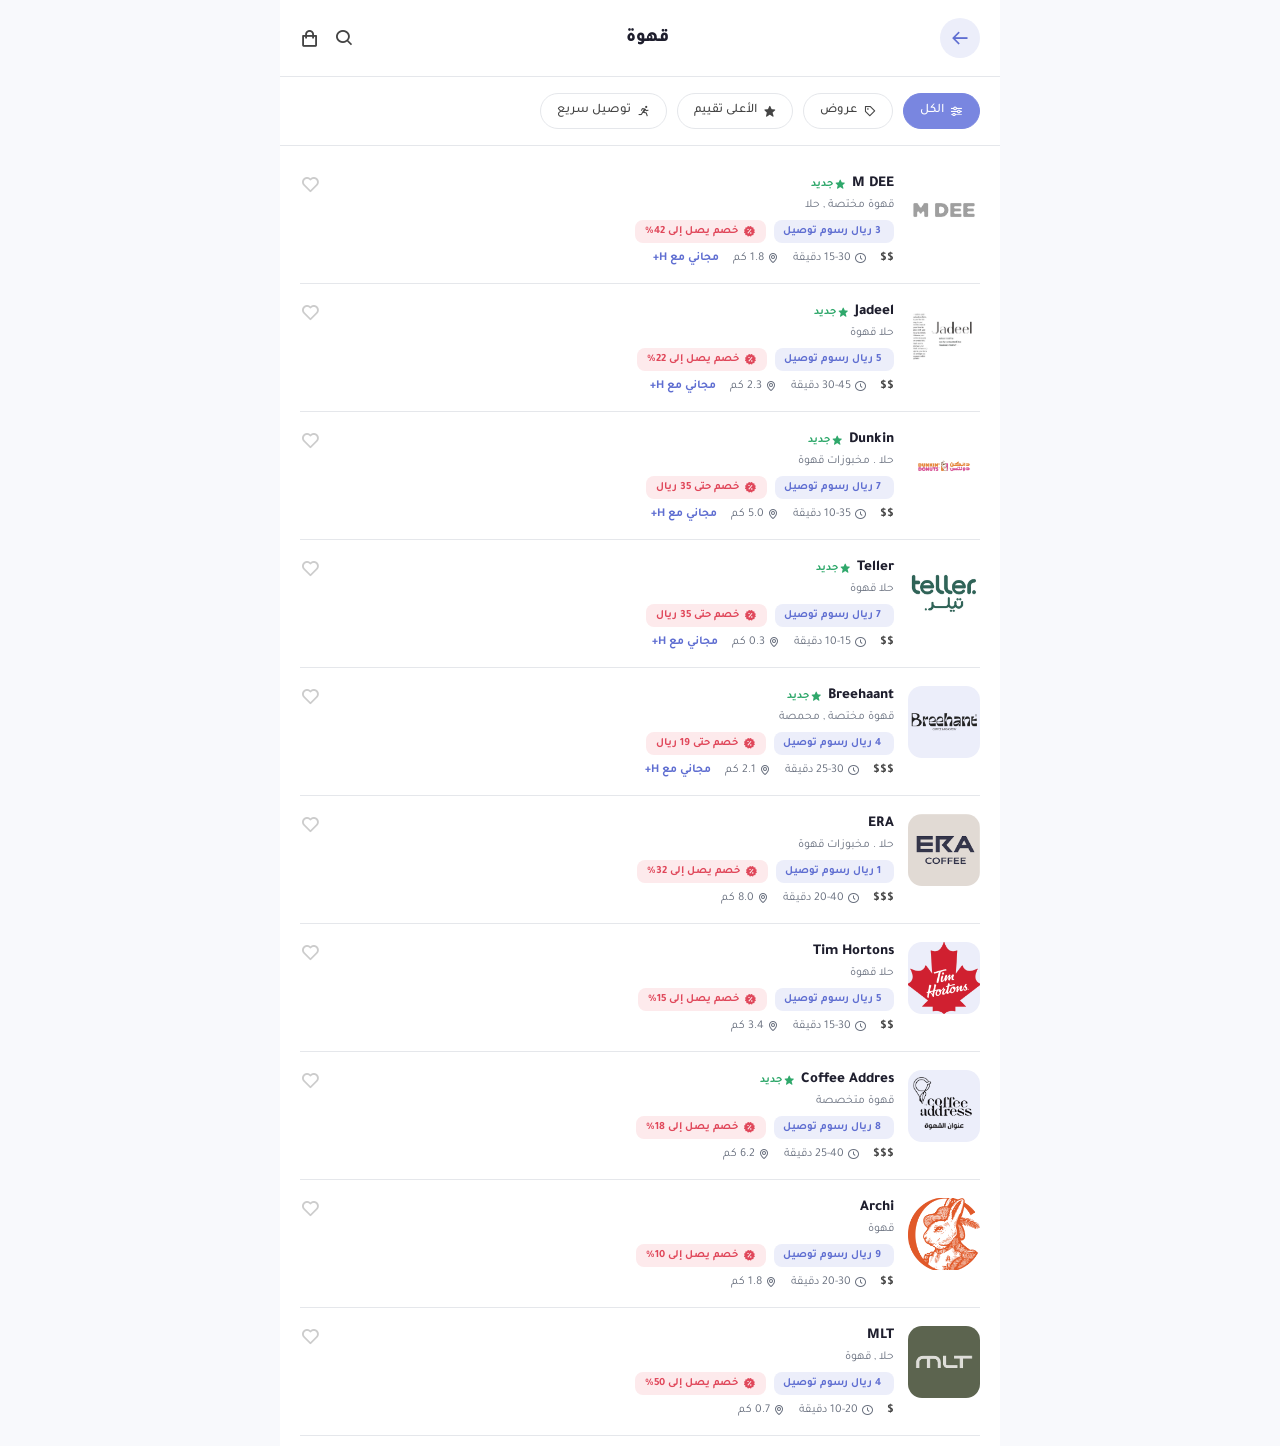
<file: coffee.html>
<!DOCTYPE html>
<html lang="ar" dir="rtl">
<head>
<meta charset="UTF-8">
<meta name="viewport" content="width=device-width, initial-scale=1.0">
<title>Offres - قهوة</title>
<link href='https://unpkg.com/boxicons@2.1.4/css/boxicons.min.css' rel='stylesheet'>
<link rel="preconnect" href="https://fonts.googleapis.com">
<link href="https://fonts.googleapis.com/css2?family=Tajawal:wght@400;500;700;800;900&display=swap" rel="stylesheet">
<style>
  :root {
    --primary: #7986e0;
    --primary-dark: #5f6ed1;
    --primary-light: #eceefa;
    --text-dark: #1e1e2d;
    --text-gray: #6b7280;
    --border: #e5e7eb;
    --danger: #e0475a;
    --green: #2fa86b;
  }

  * { box-sizing: border-box; margin: 0; padding: 0; }

  body {
    font-family: 'Tajawal', sans-serif;
    color: var(--text-dark);
    background: #f8f9fc;
  }

  a { text-decoration: none; color: inherit; }
  button { font-family: inherit; cursor: pointer; }
  img { max-width: 100%; display: block; }

  .container { max-width: 720px; margin: 0 auto; background: #fff; min-height: 100vh; }

  /* ---------------- Header ---------------- */
  header {
    display: flex;
    align-items: center;
    justify-content: space-between;
    padding: 18px 20px;
    border-bottom: 1px solid var(--border);
    position: sticky;
    top: 0;
    background: #fff;
    z-index: 10;
  }

  .back-btn {
    width: 40px;
    height: 40px;
    border-radius: 50%;
    background: var(--primary-light);
    display: flex;
    align-items: center;
    justify-content: center;
    font-size: 20px;
    color: var(--primary-dark);
    border: none;
    transition: transform 0.2s ease, background 0.2s ease;
  }
  .back-btn:hover { transform: scale(1.1); background: var(--primary); color: #fff; }

  header h1 { font-size: 18px; font-weight: 800; }

  .header-icons { display: flex; gap: 14px; font-size: 20px; color: #444; }

  /* ---------------- Filter chips ---------------- */
  .filters {
    display: flex;
    gap: 10px;
    padding: 16px 20px;
    overflow-x: auto;
    border-bottom: 1px solid var(--border);
  }

  .chip {
    display: flex;
    align-items: center;
    gap: 6px;
    padding: 9px 16px;
    border: 1px solid var(--border);
    border-radius: 20px;
    font-size: 13px;
    font-weight: 500;
    color: #444;
    white-space: nowrap;
    background: #fff;
    transition: transform 0.2s ease, border-color 0.2s ease;
  }
  .chip:hover { transform: scale(1.05); border-color: var(--primary); color: var(--primary-dark); }
  .chip.active { background: var(--primary); border-color: var(--primary); color: #fff; }

  /* ---------------- Restaurant list ---------------- */
  .list { padding: 10px 20px; }

  .r-card {
    display: flex;
    gap: 14px;
    padding: 18px 0;
    border-bottom: 1px solid var(--border);
    position: relative;
  }

  .r-logo {
    width: 72px;
    height: 72px;
    border-radius: 14px;
    overflow: hidden;
    flex-shrink: 0;
    background: var(--primary-light);
  }
  .r-logo img { width: 100%; height: 100%; object-fit: cover; }

  .r-info { flex: 1; min-width: 0; }

  .r-top {
    display: flex;
    align-items: center;
    justify-content: space-between;
    gap: 8px;
  }

  .r-name {
    display: flex;
    align-items: center;
    gap: 6px;
    font-size: 15px;
    font-weight: 800;
  }

  .badge-new {
    font-size: 11px;
    color: var(--green);
    font-weight: 700;
    display: flex;
    align-items: center;
    gap: 2px;
  }

  .fav-icon { font-size: 20px; color: #ccc; transition: color 0.2s ease, transform 0.2s ease; }
  .fav-icon:hover { color: var(--danger); transform: scale(1.15); }

  .r-tags { font-size: 12px; color: var(--text-gray); margin: 4px 0 8px; }

  .r-badges { display: flex; flex-wrap: wrap; gap: 8px; margin-bottom: 8px; }

  .fee-chip {
    display: flex;
    align-items: center;
    gap: 4px;
    background: var(--primary-light);
    color: var(--primary-dark);
    font-size: 11px;
    font-weight: 700;
    padding: 4px 9px;
    border-radius: 8px;
  }

  /* the red offer badge — uses Boxicons, grows when clicked */
  .offer-badge {
    display: flex;
    align-items: center;
    gap: 5px;
    background: #fdeaec;
    color: var(--danger);
    font-size: 11px;
    font-weight: 700;
    padding: 5px 10px;
    border-radius: 8px;
    border: none;
    cursor: pointer;
    transition: transform 0.2s ease, box-shadow 0.2s ease;
  }
  .offer-badge i { font-size: 13px; }
  .offer-badge:hover { transform: scale(1.08); }
  .offer-badge.active {
    transform: scale(1.15);
    background: var(--danger);
    color: #fff;
    box-shadow: 0 6px 14px rgba(224,71,90,0.35);
  }

  .r-meta {
    display: flex;
    align-items: center;
    gap: 14px;
    font-size: 12px;
    color: var(--text-gray);
  }
  .r-meta span { display: flex; align-items: center; gap: 3px; }
  .r-meta .price { color: #444; font-weight: 700; }
  .r-meta .free-tag { color: var(--primary-dark); font-weight: 700; }

  @media (max-width: 500px) {
    header, .filters, .list { padding-left: 14px; padding-right: 14px; }
    .r-logo { width: 60px; height: 60px; }
  }
</style>
</head>
<body>

<div class="container">

  <!-- ================= Header ================= -->
  <header>
    <button class="back-btn" onclick="window.location.href='home.html';" title="رجوع للرئيسية">
      <i class='bx bx-arrow-back'></i>
    </button>
    <h1>قهوة</h1>
    <div class="header-icons">
      <i class='bx bx-search'></i>
      <i class='bx bx-shopping-bag'></i>
    </div>
  </header>

  <!-- ================= Filters ================= -->
  <div class="filters">
    <div class="chip active"><i class='bx bx-slider-alt'></i> الكل</div>
    <div class="chip"><i class='bx bx-purchase-tag'></i> عروض</div>
    <div class="chip"><i class='bx bxs-star'></i> الأعلى تقييم</div>
    <div class="chip"><i class='bx bx-run'></i> توصيل سريع</div>
  </div>

  <!-- ================= Restaurant list ================= -->
  <div class="list" id="restaurant-list">

    <div class="r-card">
      <div class="r-logo"><img src="images/restauran-m.jpg" alt="M DEE"></div>
      <div class="r-info">
        <div class="r-top">
          <div class="r-name">M DEE <span class="badge-new"><i class='bx bxs-star'></i> جديد</span></div>
          <i class='bx bx-heart fav-icon'></i>
        </div>
        <div class="r-tags"  >قهوة مختصة , حلا  </div>
        <div class="r-badges">
          <span class="fee-chip"><i class='bx bx-bike'></i> 3 ريال رسوم توصيل</span>
          <button class="offer-badge"><i class='bx bxs-offer'></i> خصم يصل إلى 42%</button>
        </div>
        <div class="r-meta">
          <span class="price">$$</span>
          <span><i class='bx bx-time-five'></i> 15-30 دقيقة</span>
          <span><i class='bx bx-map'></i> 1.8 كم</span>
          <span class="free-tag">مجاني مع H+</span>
        </div>
      </div>
    </div>

    <div class="r-card">
      <div class="r-logo"><img src="images/restaur-last-harb.jpg" alt="Jadeel"></div>
      <div class="r-info">
        <div class="r-top">
          <div class="r-name"> Jadeel <span class="badge-new"><i class='bx bxs-star'></i> جديد</span></div>
          <i class='bx bx-heart fav-icon'></i>
        </div>
        <div class="r-tags">  حلا  قهوة    </div>
        <div class="r-badges">
          <span class="fee-chip"><i class='bx bx-bike'></i> 5 ريال رسوم توصيل</span>
          <button class="offer-badge"><i class='bx bxs-offer'></i> خصم يصل إلى 22%</button>
        </div>
        <div class="r-meta">
          <span class="price">$$</span>
          <span><i class='bx bx-time-five'></i> 30-45 دقيقة</span>
          <span><i class='bx bx-map'></i> 2.3 كم</span>
          <span class="free-tag">مجاني مع H+</span>
        </div>
      </div>
    </div>

    <div class="r-card">
      <div class="r-logo"><img src="images/restaurant-f-cup.jpg" alt="Dunkin"></div>
      <div class="r-info">
        <div class="r-top">
          <div class="r-name"> Dunkin <span class="badge-new"><i class='bx bxs-star'></i> جديد</span></div>
          <i class='bx bx-heart fav-icon'></i>
        </div>
        <div class="r-tags">حلا . مخبوزات  قهوة </div>
        <div class="r-badges">
          <span class="fee-chip"><i class='bx bx-bike'></i> 7 ريال رسوم توصيل</span>
          <button class="offer-badge"><i class='bx bxs-offer'></i> خصم حتى 35 ريال</button>
        </div>
        <div class="r-meta">
          <span class="price">$$</span>
          <span><i class='bx bx-time-five'></i> 10-35 دقيقة</span>
          <span><i class='bx bx-map'></i> 5.0 كم</span>
          <span class="free-tag">مجاني مع H+</span>
        </div>
      </div>
    </div>

    <div class="r-card">
      <div class="r-logo"><img src="images/restaurant-liver-a-pie.jpg" alt="Teller "></div>
      <div class="r-info">
        <div class="r-top">
          <div class="r-name"> Teller  <span class="badge-new"><i class='bx bxs-star'></i> جديد</span></div>
          <i class='bx bx-heart fav-icon'></i>
        </div>
        <div class="r-tags"> حلا  قهوة </div>
        <div class="r-badges">
          <span class="fee-chip"><i class='bx bx-bike'></i> 7 ريال رسوم توصيل</span>
          <button class="offer-badge"><i class='bx bxs-offer'></i> خصم حتى 35 ريال</button>
        </div>
        <div class="r-meta">
          <span class="price">$$</span>
          <span><i class='bx bx-time-five'></i> 10-15 دقيقة</span>
          <span><i class='bx bx-map'></i> 0.3 كم</span>
          <span class="free-tag">مجاني مع H+</span>
        </div>
      </div>
    </div>

    <div class="r-card">
      <div class="r-logo"><img src="images/restaurant-ad.jpg" alt="Breehant"></div>
      <div class="r-info">
        <div class="r-top">
          <div class="r-name">Breehaant <span class="badge-new"><i class='bx bxs-star'></i> جديد</span></div>
          <i class='bx bx-heart fav-icon'></i>
        </div>
        <div class="r-tags"> قهوة مختصة , محمصة</div>
        <div class="r-badges">
          <span class="fee-chip"><i class='bx bx-bike'></i> 4 ريال رسوم توصيل</span>
          <button class="offer-badge"><i class='bx bxs-offer'></i> خصم حتى 19 ريال</button>
        </div>
        <div class="r-meta">
          <span class="price">$$$</span>
          <span><i class='bx bx-time-five'></i> 25-30 دقيقة</span>
          <span><i class='bx bx-map'></i> 2.1 كم</span>
          <span class="free-tag">مجاني مع H+</span>
        </div>
      </div>
    </div>

    <div class="r-card">
      <div class="r-logo"><img src="images/restaurt-style-shop.jpg" alt="ERA"></div>
      <div class="r-info">
        <div class="r-top">
          <div class="r-name"> ERA </div>
          <i class='bx bx-heart fav-icon'></i>
        </div>
        <div class="r-tags">حلا . مخبوزات  قهوة</div>
        <div class="r-badges">
          <span class="fee-chip"><i class='bx bx-bike'></i> 1 ريال رسوم توصيل</span>
          <button class="offer-badge"><i class='bx bxs-offer'></i> خصم يصل إلى 32%</button>
        </div>
        <div class="r-meta">
          <span class="price">$$$</span>
          <span><i class='bx bx-time-five'></i> 20-40 دقيقة</span>
          <span><i class='bx bx-map'></i> 8.0 كم</span>
        </div>
      </div>
    </div>

    <div class="r-card">
      <div class="r-logo"><img src="images/staurant-tech-store.jpg" alt="Tim Hortons"></div>
      <div class="r-info">
        <div class="r-top">
          <div class="r-name">Tim Hortons</div>
          <i class='bx bx-heart fav-icon'></i>
        </div>
        <div class="r-tags">حلا  قهوة </div>
        <div class="r-badges">
          <span class="fee-chip"><i class='bx bx-bike'></i> 5 ريال رسوم توصيل</span>
          <button class="offer-badge"><i class='bx bxs-offer'></i> خصم يصل إلى 15%</button>
        </div>
        <div class="r-meta">
          <span class="price">$$</span>
          <span><i class='bx bx-time-five'></i> 15-30 دقيقة</span>
          <span><i class='bx bx-map'></i> 3.4 كم</span>
        </div>
      </div>
    </div>

    <div class="r-card">
      <div class="r-logo"><img src="images/restaurant-sushi-r.jpg" alt="Coffe Addres"></div>
      <div class="r-info">
        <div class="r-top">
          <div class="r-name">Coffee Addres <span class="badge-new"><i class='bx bxs-star'></i> جديد</span></div>
          <i class='bx bx-heart fav-icon'></i>
        </div>
        <div class="r-tags">  قهوة متخصصة</div>
        <div class="r-badges">
          <span class="fee-chip"><i class='bx bx-bike'></i> 8 ريال رسوم توصيل</span>
          <button class="offer-badge"><i class='bx bxs-offer'></i> خصم يصل إلى 18%</button>
        </div>
        <div class="r-meta">
          <span class="price">$$$</span>
          <span><i class='bx bx-time-five'></i> 25-40 دقيقة</span>
          <span><i class='bx bx-map'></i> 6.2 كم</span>
        </div>
      </div>
    </div>

    <div class="r-card">
      <div class="r-logo"><img src="images/raurant-bar-lab.jpg" alt="Archi  "></div>
      <div class="r-info">
        <div class="r-top">
          <div class="r-name"> Archi  </div>
          <i class='bx bx-heart fav-icon'></i>
        </div>
        <div class="r-tags">  قهوة  </div>
        <div class="r-badges">
          <span class="fee-chip"><i class='bx bx-bike'></i> 9 ريال رسوم توصيل</span>
          <button class="offer-badge"><i class='bx bxs-offer'></i> خصم يصل إلى 10%</button>
        </div>
        <div class="r-meta">
          <span class="price">$$</span>
          <span><i class='bx bx-time-five'></i> 20-30 دقيقة</span>
          <span><i class='bx bx-map'></i> 1.8 كم</span>
        </div>
      </div>
    </div>

    <div class="r-card">
      <div class="r-logo"><img src="images/restaurant--station.jpg" alt="MLT"></div>
      <div class="r-info">
        <div class="r-top">
          <div class="r-name">MLT</div>
          <i class='bx bx-heart fav-icon'></i>
        </div>
        <div class="r-tags">حلا , قهوة    </div>
        <div class="r-badges">
          <span class="fee-chip"><i class='bx bx-bike'></i> 4 ريال رسوم توصيل</span>
          <button class="offer-badge"><i class='bx bxs-offer'></i> خصم يصل إلى 50%</button>
        </div>
        <div class="r-meta">
          <span class="price">$</span>
          <span><i class='bx bx-time-five'></i> 10-20 دقيقة</span>
          <span><i class='bx bx-map'></i> 0.7 كم</span>
        </div>
      </div>
    </div>

  </div>
</div>

<script>
  // كل زر خصم أحمر يكبر شوي لما تضغط عليه
  document.querySelectorAll('.offer-badge').forEach(function (btn) {
    btn.addEventListener('click', function () {
      btn.classList.toggle('active');
    });
  });

</script>

</body>
</html>
</file>
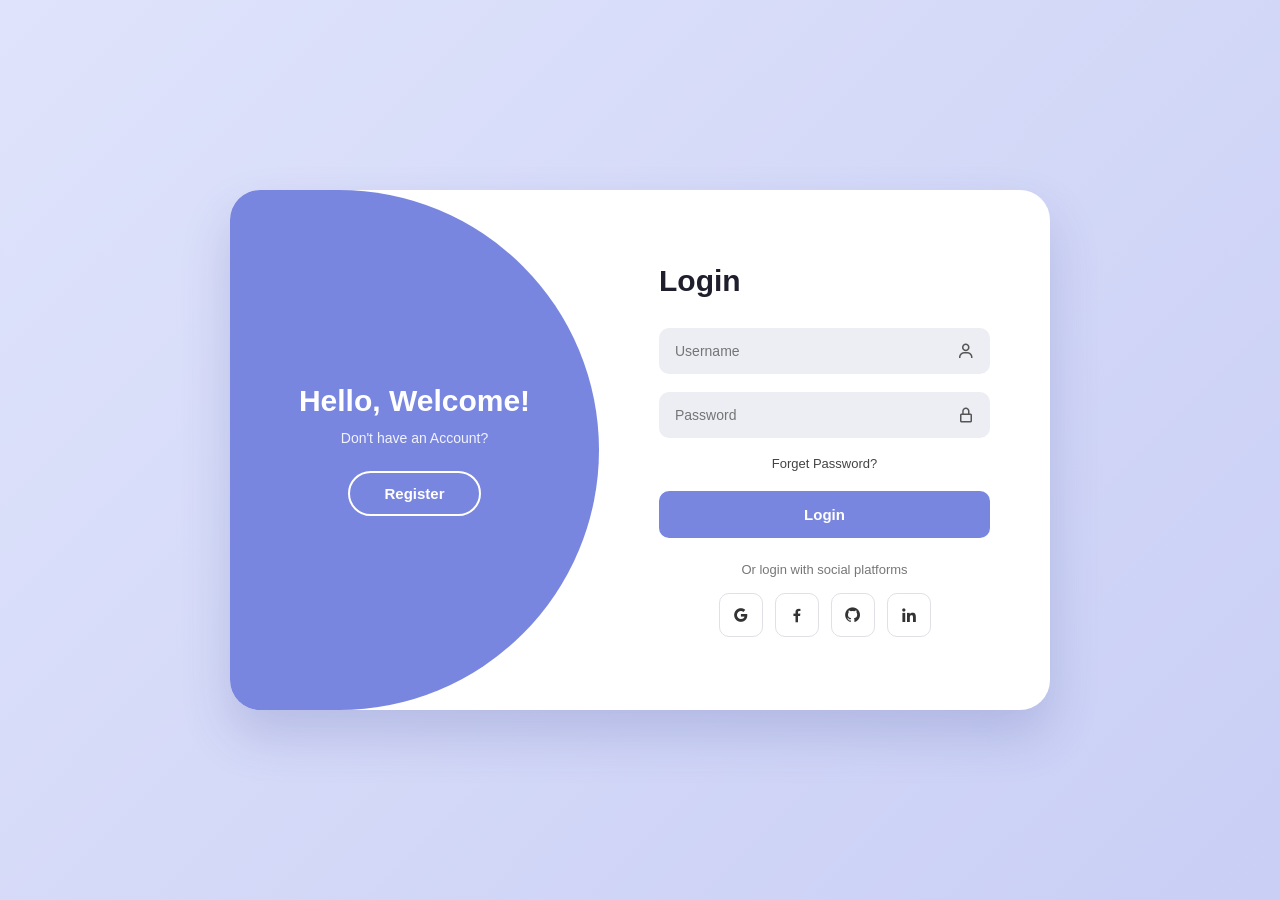
<file: login2.html>
<!DOCTYPE html>
<html lang="ar">
<head>
<meta charset="UTF-8">
<meta name="viewport" content="width=device-width, initial-scale=1.0">
<title>Login</title>
<link href='https://unpkg.com/boxicons@2.1.4/css/boxicons.min.css' rel='stylesheet'>
<style>
  * { box-sizing: border-box; margin: 0; padding: 0; }

  body {
    min-height: 100vh;
    display: flex;
    align-items: center;
    justify-content: center;
    background: linear-gradient(135deg, #dfe3fb, #c9cff5);
    font-family: 'Segoe UI', Tahoma, sans-serif;
  }

  .card {
    position: relative;
    width: 820px;
    min-height: 520px;
    background: #fff;
    border-radius: 30px;
    display: flex;
    overflow: hidden;
    box-shadow: 0 25px 50px rgba(60,70,150,0.2);
  }

  .side {
    position: relative;
    width: 45%;
    background: #7986e0;
    color: #fff;
    display: flex;
    flex-direction: column;
    align-items: center;
    justify-content: center;
    text-align: center;
    padding: 40px;
    border-radius: 0 400px 400px 0;
    z-index: 2;
  }

  .side h1 {
    font-size: 30px;
    margin-bottom: 12px;
  }

  .side p {
    font-size: 14px;
    opacity: 0.9;
    margin-bottom: 25px;
  }

  .ghost-btn {
    padding: 12px 34px;
    border: 2px solid #fff;
    border-radius: 25px;
    background: transparent;
    color: #fff;
    font-weight: 700;
    font-size: 15px;
    cursor: pointer;
    text-decoration: none;
    display: inline-block;
    transition: transform 0.2s ease, background 0.2s ease;
  }

  .ghost-btn:hover {
    transform: scale(1.08);
    background: rgba(255,255,255,0.15);
  }

  .form-side {
    flex: 1;
    padding: 50px 60px;
    display: flex;
    flex-direction: column;
    justify-content: center;
  }

  .form-side h2 {
    font-size: 30px;
    font-weight: 800;
    color: #1e1e2d;
    margin-bottom: 30px;
  }

  .field {
    position: relative;
    margin-bottom: 18px;
  }

  .field input {
    width: 100%;
    padding: 15px 45px 15px 16px;
    border: none;
    border-radius: 10px;
    background: #eceef4;
    font-size: 14px;
    outline: none;
    color: #333;
  }

  .field input:focus {
    box-shadow: 0 0 0 2px #7986e0;
  }

  .field i {
    position: absolute;
    right: 15px;
    top: 50%;
    transform: translateY(-50%);
    font-size: 18px;
    color: #555;
  }

  .forgot {
    text-align: center;
    font-size: 13px;
    color: #444;
    text-decoration: none;
    display: block;
    margin: 6px 0 20px;
  }

  .forgot:hover { text-decoration: underline; }

  .btn-main {
    width: 100%;
    padding: 15px;
    border: none;
    border-radius: 10px;
    background: #7986e0;
    color: #fff;
    font-size: 15px;
    font-weight: 700;
    cursor: pointer;
    margin-bottom: 24px;
    transition: transform 0.2s ease, box-shadow 0.2s ease;
  }

  .btn-main:hover {
    transform: scale(1.05);
    box-shadow: 0 10px 20px rgba(121,134,224,0.35);
  }

  .social-text {
    text-align: center;
    font-size: 13px;
    color: #777;
    margin-bottom: 16px;
  }

  .social-row {
    display: flex;
    justify-content: center;
    gap: 12px;
  }

  .social-row a {
    width: 44px;
    height: 44px;
    border: 1px solid #e0e0e6;
    border-radius: 10px;
    display: flex;
    align-items: center;
    justify-content: center;
    font-size: 18px;
    color: #333;
    text-decoration: none;
    transition: transform 0.2s ease, border-color 0.2s ease;
  }

  .social-row a:hover {
    transform: translateY(-3px);
    border-color: #7986e0;
    color: #7986e0;
  }

  @media (max-width: 700px) {
    .card { flex-direction: column; width: 90%; }
    .side { width: 100%; border-radius: 0 0 60px 60px; padding: 30px; }
    .form-side { padding: 40px 30px; }
  }
</style>
</head>
<body>

<div class="card">
  <div class="side">
    <h1>Hello, Welcome!</h1>
    <p>Don't have an Account?</p>
    <a href="register2.html" class="ghost-btn">Register</a>
  </div>

  <div class="form-side">
    <h2>Login</h2>
    <form id="loginForm" onsubmit="handleLogin(event);">
      <div class="field">
        <input type="text" id="username" placeholder="Username" required>
        <i class='bx bx-user'></i>
      </div>
      <div class="field">
        <input type="password" id="password" placeholder="Password" required>
        <i class='bx bx-lock-alt'></i>
      </div>
      <a href="#" class="forgot">Forget Password?</a>
      <button type="submit" class="btn-main">Login</button>
    </form>

    <div class="social-text">Or login with social platforms</div>
    <div class="social-row">
      <a href="#"><i class='bx bxl-google'></i></a>
      <a href="#"><i class='bx bxl-facebook'></i></a>
      <a href="#"><i class='bx bxl-github'></i></a>
      <a href="#"><i class='bx bxl-linkedin'></i></a>
    </div>
  </div>
</div>

<script>
  function handleLogin(e) {
    e.preventDefault();
    try {
      const username = document.getElementById('username').value;
      // هنا لاحقاً تربط مع السيرفر/الداتابيس للتحقق من البيانات
      localStorage.setItem('currentUser', username);
    } catch (err) {
      console.warn('تعذر حفظ البيانات محلياً:', err);
    }finally{
      window.location.href = 'home.html';
    }
  }
</script>
</body>
</html>
</file>
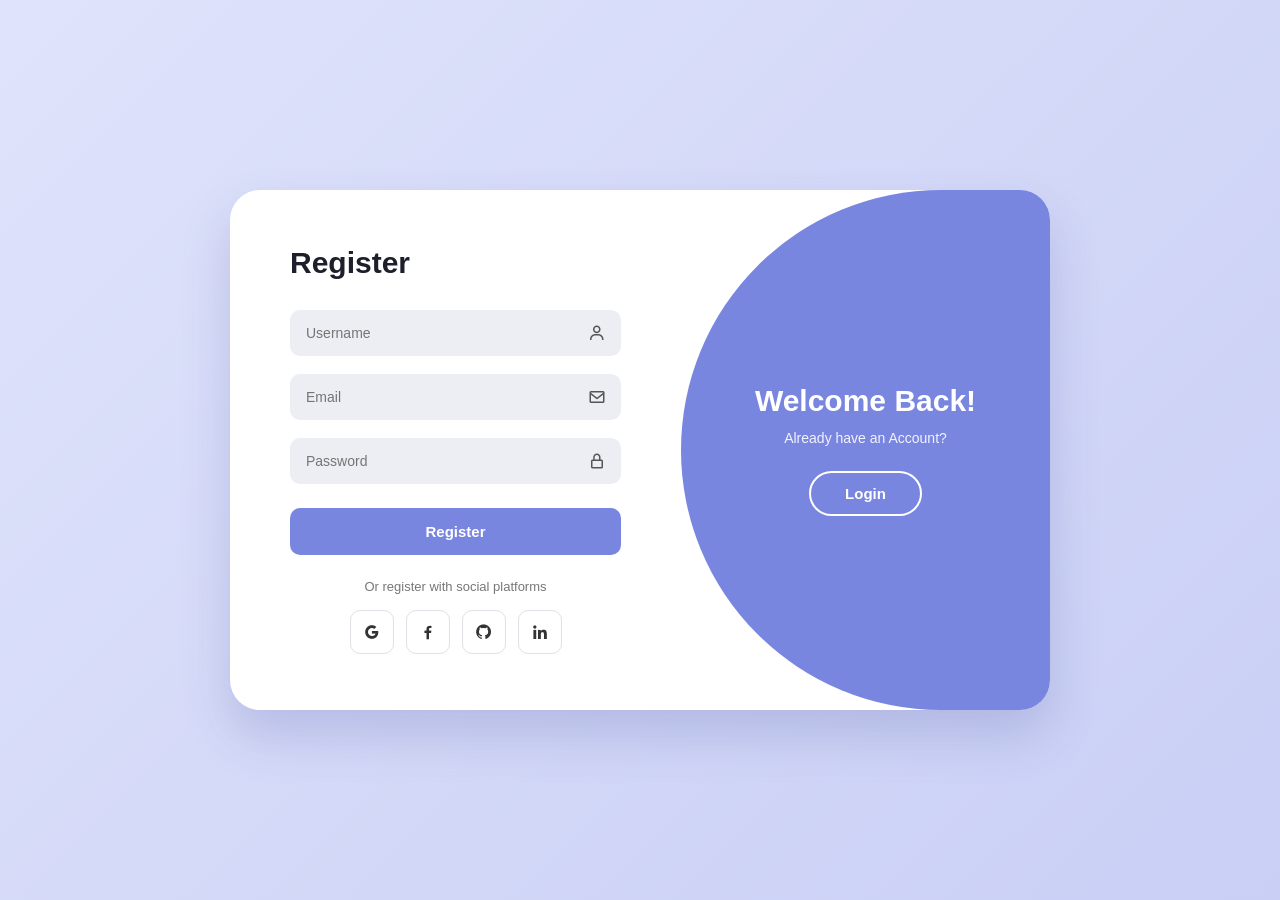
<file: register2.html>
<!DOCTYPE html>
<html lang="ar">
<head>
<meta charset="UTF-8">
<meta name="viewport" content="width=device-width, initial-scale=1.0">
<title>Register</title>
<link href='https://unpkg.com/boxicons@2.1.4/css/boxicons.min.css' rel='stylesheet'>
<style>
  * { box-sizing: border-box; margin: 0; padding: 0; }

  body {
    min-height: 100vh;
    display: flex;
    align-items: center;
    justify-content: center;
    background: linear-gradient(135deg, #dfe3fb, #c9cff5);
    font-family: 'Segoe UI', Tahoma, sans-serif;
  }

  .card {
    position: relative;
    width: 820px;
    min-height: 520px;
    background: #fff;
    border-radius: 30px;
    display: flex;
    overflow: hidden;
    box-shadow: 0 25px 50px rgba(60,70,150,0.2);
  }

  .form-side {
    flex: 1;
    padding: 50px 60px;
    display: flex;
    flex-direction: column;
    justify-content: center;
  }

  .form-side h2 {
    font-size: 30px;
    font-weight: 800;
    color: #1e1e2d;
    margin-bottom: 30px;
  }

  .field {
    position: relative;
    margin-bottom: 18px;
  }

  .field input {
    width: 100%;
    padding: 15px 45px 15px 16px;
    border: none;
    border-radius: 10px;
    background: #eceef4;
    font-size: 14px;
    outline: none;
    color: #333;
  }

  .field input:focus {
    box-shadow: 0 0 0 2px #7986e0;
  }

  .field i {
    position: absolute;
    right: 15px;
    top: 50%;
    transform: translateY(-50%);
    font-size: 18px;
    color: #555;
  }

  .btn-main {
    width: 100%;
    padding: 15px;
    border: none;
    border-radius: 10px;
    background: #7986e0;
    color: #fff;
    font-size: 15px;
    font-weight: 700;
    cursor: pointer;
    margin: 6px 0 24px;
    transition: transform 0.2s ease, box-shadow 0.2s ease;
  }

  .btn-main:hover {
    transform: scale(1.05);
    box-shadow: 0 10px 20px rgba(121,134,224,0.35);
  }

  .social-text {
    text-align: center;
    font-size: 13px;
    color: #777;
    margin-bottom: 16px;
  }

  .social-row {
    display: flex;
    justify-content: center;
    gap: 12px;
  }

  .social-row a {
    width: 44px;
    height: 44px;
    border: 1px solid #e0e0e6;
    border-radius: 10px;
    display: flex;
    align-items: center;
    justify-content: center;
    font-size: 18px;
    color: #333;
    text-decoration: none;
    transition: transform 0.2s ease, border-color 0.2s ease;
  }

  .social-row a:hover {
    transform: translateY(-3px);
    border-color: #7986e0;
    color: #7986e0;
  }

  .side {
    position: relative;
    width: 45%;
    background: #7986e0;
    color: #fff;
    display: flex;
    flex-direction: column;
    align-items: center;
    justify-content: center;
    text-align: center;
    padding: 40px;
    border-radius: 400px 0 0 400px;
    z-index: 2;
  }

  .side h1 {
    font-size: 30px;
    margin-bottom: 12px;
  }

  .side p {
    font-size: 14px;
    opacity: 0.9;
    margin-bottom: 25px;
  }

  .ghost-btn {
    padding: 12px 34px;
    border: 2px solid #fff;
    border-radius: 25px;
    background: transparent;
    color: #fff;
    font-weight: 700;
    font-size: 15px;
    cursor: pointer;
    text-decoration: none;
    display: inline-block;
    transition: transform 0.2s ease, background 0.2s ease;
  }

  .ghost-btn:hover {
    transform: scale(1.08);
    background: rgba(255,255,255,0.15);
  }

  @media (max-width: 700px) {
    .card { flex-direction: column-reverse; width: 90%; }
    .side { width: 100%; border-radius: 60px 60px 0 0; padding: 30px; }
    .form-side { padding: 40px 30px; }
  }
</style>
</head>
<body>

<div class="card">
  <div class="form-side">
    <h2>Register</h2>
    <form id="registerForm" onsubmit="handleRegister(event);">
      <div class="field">
        <input type="text" id="username" placeholder="Username" required>
        <i class='bx bx-user'></i>
      </div>
      <div class="field">
        <input type="email" id="email" placeholder="Email" required>
        <i class='bx bx-envelope'></i>
      </div>
      <div class="field">
        <input type="password" id="password" placeholder="Password" required>
        <i class='bx bx-lock-alt'></i>
      </div>
      <button type="submit" class="btn-main">Register</button>
    </form>

    <div class="social-text">Or register with social platforms</div>
    <div class="social-row">
      <a href="#"><i class='bx bxl-google'></i></a>
      <a href="#"><i class='bx bxl-facebook'></i></a>
      <a href="#"><i class='bx bxl-github'></i></a>
      <a href="#"><i class='bx bxl-linkedin'></i></a>
    </div>
  </div>

  <div class="side">
    <h1>Welcome Back!</h1>
    <p>Already have an Account?</p>
    <a href="login2.html" class="ghost-btn">Login</a>
  </div>
</div>

<script>
  function handleRegister(e) {
    e.preventDefault();
    try {
      const username = document.getElementById('username').value;
      const email = document.getElementById('email').value;
      // هنا لاحقاً تربط مع السيرفر/الداتابيس عشان تحفظ الحساب فعلياً
      localStorage.setItem('currentUser', username);
      localStorage.setItem('currentEmail', email);
    } catch (err) {
      console.warn('تعذر حفظ البيانات محلياً:', err);
    }finally{
      window.location.href = 'home.html';
    }
  
  }
</script>
</body>
</html>
</file>
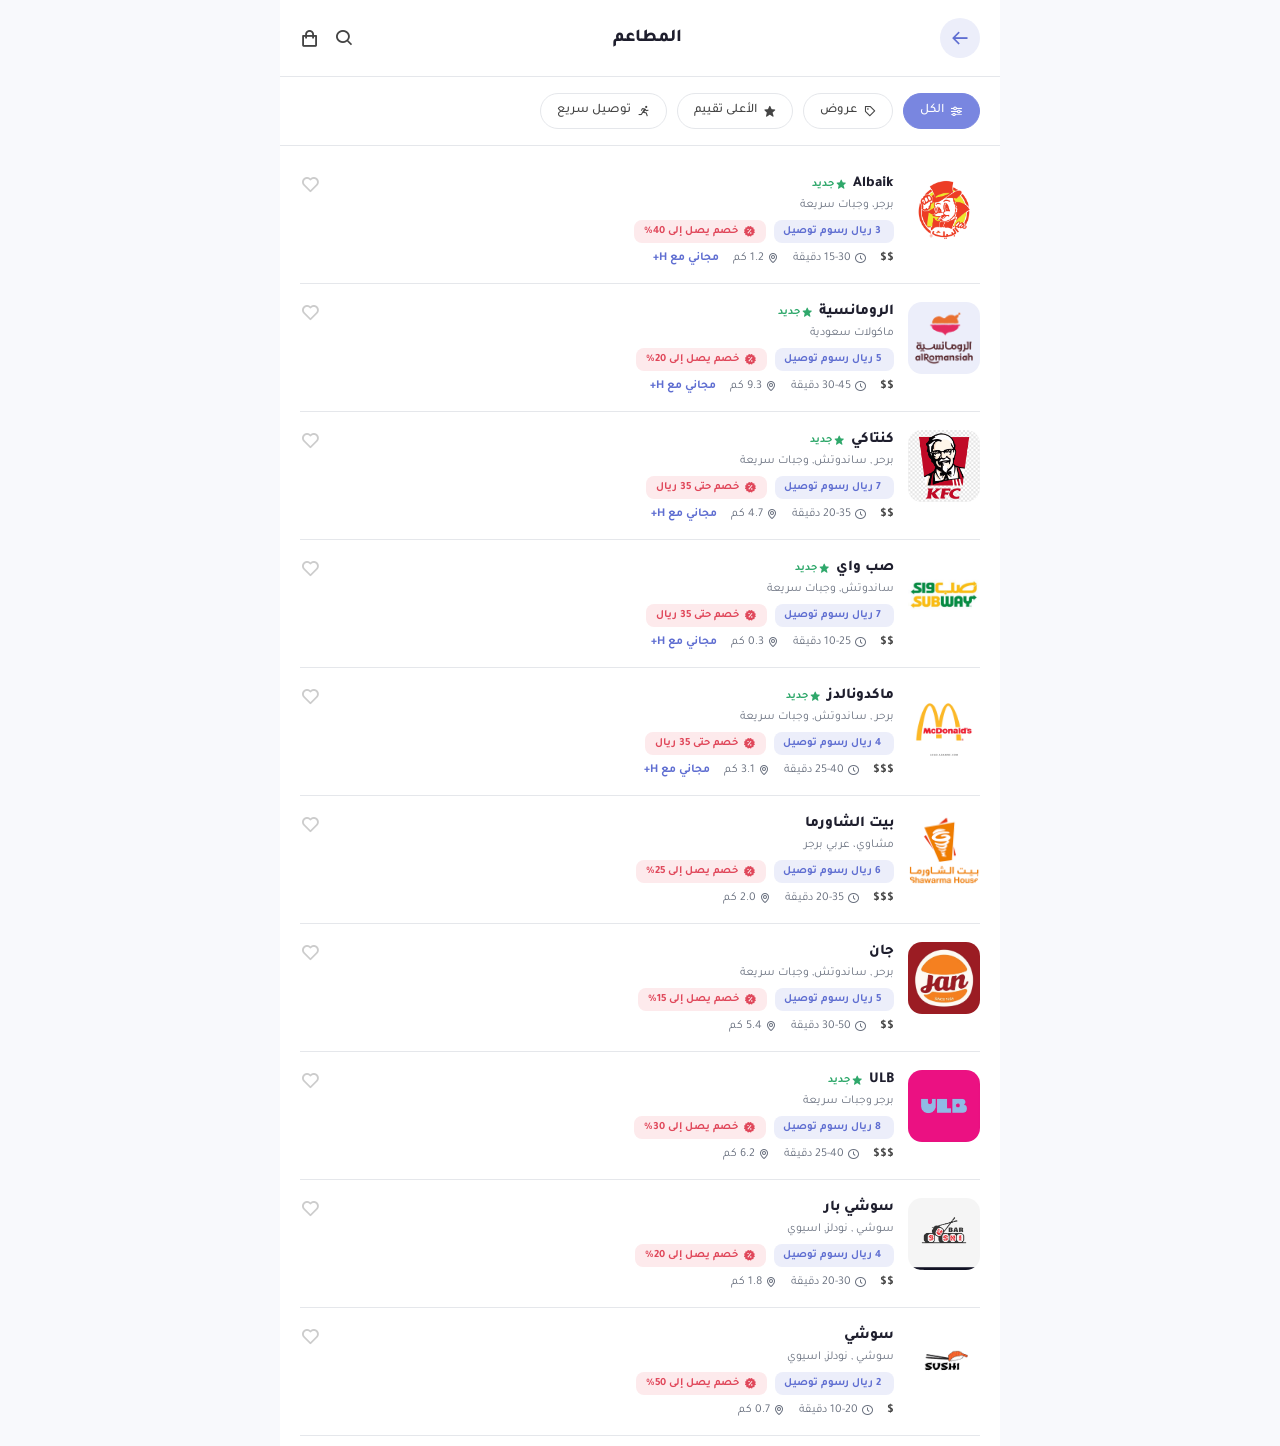
<file: restaurants.html>
<!DOCTYPE html>
<html lang="ar" dir="rtl">
<head>
<meta charset="UTF-8">
<meta name="viewport" content="width=device-width, initial-scale=1.0">
<title>Offres - المطاعم</title>
<link href='https://unpkg.com/boxicons@2.1.4/css/boxicons.min.css' rel='stylesheet'>
<link rel="preconnect" href="https://fonts.googleapis.com">
<link href="https://fonts.googleapis.com/css2?family=Tajawal:wght@400;500;700;800;900&display=swap" rel="stylesheet">
<style>
  :root {
    --primary: #7986e0;
    --primary-dark: #5f6ed1;
    --primary-light: #eceefa;
    --text-dark: #1e1e2d;
    --text-gray: #6b7280;
    --border: #e5e7eb;
    --danger: #e0475a;
    --green: #2fa86b;
  }

  * { box-sizing: border-box; margin: 0; padding: 0; }

  body {
    font-family: 'Tajawal', sans-serif;
    color: var(--text-dark);
    background: #f8f9fc;
  }

  a { text-decoration: none; color: inherit; }
  button { font-family: inherit; cursor: pointer; }
  img { max-width: 100%; display: block; }

  .container { max-width: 720px; margin: 0 auto; background: #fff; min-height: 100vh; }

  /* ---------------- Header ---------------- */
  header {
    display: flex;
    align-items: center;
    justify-content: space-between;
    padding: 18px 20px;
    border-bottom: 1px solid var(--border);
    position: sticky;
    top: 0;
    background: #fff;
    z-index: 10;
  }

  .back-btn {
    width: 40px;
    height: 40px;
    border-radius: 50%;
    background: var(--primary-light);
    display: flex;
    align-items: center;
    justify-content: center;
    font-size: 20px;
    color: var(--primary-dark);
    border: none;
    transition: transform 0.2s ease, background 0.2s ease;
  }
  .back-btn:hover { transform: scale(1.1); background: var(--primary); color: #fff; }

  header h1 { font-size: 18px; font-weight: 800; }

  .header-icons { display: flex; gap: 14px; font-size: 20px; color: #444; }

  /* ---------------- Filter chips ---------------- */
  .filters {
    display: flex;
    gap: 10px;
    padding: 16px 20px;
    overflow-x: auto;
    border-bottom: 1px solid var(--border);
  }

  .chip {
    display: flex;
    align-items: center;
    gap: 6px;
    padding: 9px 16px;
    border: 1px solid var(--border);
    border-radius: 20px;
    font-size: 13px;
    font-weight: 500;
    color: #444;
    white-space: nowrap;
    background: #fff;
    transition: transform 0.2s ease, border-color 0.2s ease;
  }
  .chip:hover { transform: scale(1.05); border-color: var(--primary); color: var(--primary-dark); }
  .chip.active { background: var(--primary); border-color: var(--primary); color: #fff; }

  /* ---------------- Restaurant list ---------------- */
  .list { padding: 10px 20px; }

  .r-card {
    display: flex;
    gap: 14px;
    padding: 18px 0;
    border-bottom: 1px solid var(--border);
    position: relative;
  }

  .r-logo {
    width: 72px;
    height: 72px;
    border-radius: 14px;
    overflow: hidden;
    flex-shrink: 0;
    background: var(--primary-light);
  }
  .r-logo img { width: 100%; height: 100%; object-fit: cover; }

  .r-info { flex: 1; min-width: 0; }

  .r-top {
    display: flex;
    align-items: center;
    justify-content: space-between;
    gap: 8px;
  }

  .r-name {
    display: flex;
    align-items: center;
    gap: 6px;
    font-size: 15px;
    font-weight: 800;
  }

  .badge-new {
    font-size: 11px;
    color: var(--green);
    font-weight: 700;
    display: flex;
    align-items: center;
    gap: 2px;
  }

  .fav-icon { font-size: 20px; color: #ccc; transition: color 0.2s ease, transform 0.2s ease; }
  .fav-icon:hover { color: var(--danger); transform: scale(1.15); }

  .r-tags { font-size: 12px; color: var(--text-gray); margin: 4px 0 8px; }

  .r-badges { display: flex; flex-wrap: wrap; gap: 8px; margin-bottom: 8px; }

  .fee-chip {
    display: flex;
    align-items: center;
    gap: 4px;
    background: var(--primary-light);
    color: var(--primary-dark);
    font-size: 11px;
    font-weight: 700;
    padding: 4px 9px;
    border-radius: 8px;
  }

  /* the red offer badge — uses Boxicons, grows when clicked */
  .offer-badge {
    display: flex;
    align-items: center;
    gap: 5px;
    background: #fdeaec;
    color: var(--danger);
    font-size: 11px;
    font-weight: 700;
    padding: 5px 10px;
    border-radius: 8px;
    border: none;
    cursor: pointer;
    transition: transform 0.2s ease, box-shadow 0.2s ease;
  }
  .offer-badge i { font-size: 13px; }
  .offer-badge:hover { transform: scale(1.08); }
  .offer-badge.active {
    transform: scale(1.15);
    background: var(--danger);
    color: #fff;
    box-shadow: 0 6px 14px rgba(224,71,90,0.35);
  }

  .r-meta {
    display: flex;
    align-items: center;
    gap: 14px;
    font-size: 12px;
    color: var(--text-gray);
  }
  .r-meta span { display: flex; align-items: center; gap: 3px; }
  .r-meta .price { color: #444; font-weight: 700; }
  .r-meta .free-tag { color: var(--primary-dark); font-weight: 700; }

  @media (max-width: 500px) {
    header, .filters, .list { padding-left: 14px; padding-right: 14px; }
    .r-logo { width: 60px; height: 60px; }
  }
</style>
</head>
<body>

<div class="container">

  <!-- ================= Header ================= -->
  <header>
    <button class="back-btn" onclick="window.location.href='home.html';" title="رجوع للرئيسية">
      <i class='bx bx-arrow-back'></i>
    </button>
    <h1>المطاعم</h1>
    <div class="header-icons">
      <i class='bx bx-search'></i>
      <i class='bx bx-shopping-bag'></i>
    </div>
  </header>

  <!-- ================= Filters ================= -->
  <div class="filters">
    <div class="chip active"><i class='bx bx-slider-alt'></i> الكل</div>
    <div class="chip"><i class='bx bx-purchase-tag'></i> عروض</div>
    <div class="chip"><i class='bx bxs-star'></i> الأعلى تقييم</div>
    <div class="chip"><i class='bx bx-run'></i> توصيل سريع</div>
  </div>

  <!-- ================= Restaurant list ================= -->
  <div class="list" id="restaurant-list">

    <div class="r-card">
      <div class="r-logo"><img src="images/restaurant-baik-house.jpg" alt="Albaik"></div>
      <div class="r-info">
        <div class="r-top">
          <div class="r-name">Albaik<span class="badge-new"><i class='bx bxs-star'></i> جديد</span></div>
          <i class='bx bx-heart fav-icon'></i>
        </div>
        <div class="r-tags">برجر، وجبات سريعة </div>
        <div class="r-badges">
          <span class="fee-chip"><i class='bx bx-bike'></i> 3 ريال رسوم توصيل</span>
          <button class="offer-badge"><i class='bx bxs-offer'></i> خصم يصل إلى 40%</button>
        </div>
        <div class="r-meta">
          <span class="price">$$</span>
          <span><i class='bx bx-time-five'></i> 15-30 دقيقة</span>
          <span><i class='bx bx-map'></i> 1.2 كم</span>
          <span class="free-tag">مجاني مع H+</span>
        </div>
      </div>
    </div>

    <div class="r-card">
      <div class="r-logo"><img src="images/restaurant-last-harbor.jpg" alt="الرومانسية"></div>
      <div class="r-info">
        <div class="r-top">
          <div class="r-name"> الرومانسية <span class="badge-new"><i class='bx bxs-star'></i> جديد</span></div>
          <i class='bx bx-heart fav-icon'></i>
        </div>
        <div class="r-tags">ماكولات سعودية  </div>
        <div class="r-badges">
          <span class="fee-chip"><i class='bx bx-bike'></i> 5 ريال رسوم توصيل</span>
          <button class="offer-badge"><i class='bx bxs-offer'></i> خصم يصل إلى 20%</button>
        </div>
        <div class="r-meta">
          <span class="price">$$</span>
          <span><i class='bx bx-time-five'></i> 30-45 دقيقة</span>
          <span><i class='bx bx-map'></i> 9.3 كم</span>
          <span class="free-tag">مجاني مع H+</span>
        </div>
      </div>
    </div>

    <div class="r-card">
      <div class="r-logo"><img src="images/restaurant-fuz-cup.jpg" alt="كنتاكي"></div>
      <div class="r-info">
        <div class="r-top">
          <div class="r-name"> كنتاكي <span class="badge-new"><i class='bx bxs-star'></i> جديد</span></div>
          <i class='bx bx-heart fav-icon'></i>
        </div>
        <div class="r-tags">برحر , ساندوتش, وجبات سريعة </div>
        <div class="r-badges">
          <span class="fee-chip"><i class='bx bx-bike'></i> 7 ريال رسوم توصيل</span>
          <button class="offer-badge"><i class='bx bxs-offer'></i> خصم حتى 35 ريال</button>
        </div>
        <div class="r-meta">
          <span class="price">$$</span>
          <span><i class='bx bx-time-five'></i> 20-35 دقيقة</span>
          <span><i class='bx bx-map'></i> 4.7 كم</span>
          <span class="free-tag">مجاني مع H+</span>
        </div>
      </div>
    </div>

    <div class="r-card">
      <div class="r-logo"><img src="images/restaurant-liver-and-pie.jpg" alt="صب واي"></div>
      <div class="r-info">
        <div class="r-top">
          <div class="r-name"> صب واي <span class="badge-new"><i class='bx bxs-star'></i> جديد</span></div>
          <i class='bx bx-heart fav-icon'></i>
        </div>
        <div class="r-tags"> ساندوتش, وجبات سريعة </div>
        <div class="r-badges">
          <span class="fee-chip"><i class='bx bx-bike'></i> 7 ريال رسوم توصيل</span>
          <button class="offer-badge"><i class='bx bxs-offer'></i> خصم حتى 35 ريال</button>
        </div>
        <div class="r-meta">
          <span class="price">$$</span>
          <span><i class='bx bx-time-five'></i> 10-25 دقيقة</span>
          <span><i class='bx bx-map'></i> 0.3 كم</span>
          <span class="free-tag">مجاني مع H+</span>
        </div>
      </div>
    </div>

    <div class="r-card">
      <div class="r-logo"><img src="images/restaurant-admma.jpg" alt="ماكدونالدز"></div>
      <div class="r-info">
        <div class="r-top">
          <div class="r-name">ماكدونالدز <span class="badge-new"><i class='bx bxs-star'></i> جديد</span></div>
          <i class='bx bx-heart fav-icon'></i>
        </div>
        <div class="r-tags"> برحر , ساندوتش, وجبات سريعة</div>
        <div class="r-badges">
          <span class="fee-chip"><i class='bx bx-bike'></i> 4 ريال رسوم توصيل</span>
          <button class="offer-badge"><i class='bx bxs-offer'></i> خصم حتى 35 ريال</button>
        </div>
        <div class="r-meta">
          <span class="price">$$$</span>
          <span><i class='bx bx-time-five'></i> 25-40 دقيقة</span>
          <span><i class='bx bx-map'></i> 3.1 كم</span>
          <span class="free-tag">مجاني مع H+</span>
        </div>
      </div>
    </div>

    <div class="r-card">
      <div class="r-logo"><img src="images/restaurant-style-shop.jpg" alt="بيت الشاورما "></div>
      <div class="r-info">
        <div class="r-top">
          <div class="r-name"> بيت الشاورما</div>
          <i class='bx bx-heart fav-icon'></i>
        </div>
        <div class="r-tags">مشاوي، عربي برجر</div>
        <div class="r-badges">
          <span class="fee-chip"><i class='bx bx-bike'></i> 6 ريال رسوم توصيل</span>
          <button class="offer-badge"><i class='bx bxs-offer'></i> خصم يصل إلى 25%</button>
        </div>
        <div class="r-meta">
          <span class="price">$$$</span>
          <span><i class='bx bx-time-five'></i> 20-35 دقيقة</span>
          <span><i class='bx bx-map'></i> 2.0 كم</span>
        </div>
      </div>
    </div>

    <div class="r-card">
      <div class="r-logo"><img src="images/restaurant-tech-store.jpg" alt="جان"></div>
      <div class="r-info">
        <div class="r-top">
          <div class="r-name">جان</div>
          <i class='bx bx-heart fav-icon'></i>
        </div>
        <div class="r-tags">برحر , ساندوتش, وجبات سريعة</div>
        <div class="r-badges">
          <span class="fee-chip"><i class='bx bx-bike'></i> 5 ريال رسوم توصيل</span>
          <button class="offer-badge"><i class='bx bxs-offer'></i> خصم يصل إلى 15%</button>
        </div>
        <div class="r-meta">
          <span class="price">$$</span>
          <span><i class='bx bx-time-five'></i> 30-50 دقيقة</span>
          <span><i class='bx bx-map'></i> 5.4 كم</span>
        </div>
      </div>
    </div>

    <div class="r-card">
      <div class="r-logo"><img src="images/restaurant-sushi-corner.jpg" alt="ULB"></div>
      <div class="r-info">
        <div class="r-top">
          <div class="r-name">ULB <span class="badge-new"><i class='bx bxs-star'></i> جديد</span></div>
          <i class='bx bx-heart fav-icon'></i>
        </div>
        <div class="r-tags">برجر وجبات سريعة</div>
        <div class="r-badges">
          <span class="fee-chip"><i class='bx bx-bike'></i> 8 ريال رسوم توصيل</span>
          <button class="offer-badge"><i class='bx bxs-offer'></i> خصم يصل إلى 30%</button>
        </div>
        <div class="r-meta">
          <span class="price">$$$</span>
          <span><i class='bx bx-time-five'></i> 25-40 دقيقة</span>
          <span><i class='bx bx-map'></i> 6.2 كم</span>
        </div>
      </div>
    </div>

    <div class="r-card">
      <div class="r-logo"><img src="images/restaurant-bar-lab.jpg" alt="سوشي بار "></div>
      <div class="r-info">
        <div class="r-top">
          <div class="r-name"> سوشي بار</div>
          <i class='bx bx-heart fav-icon'></i>
        </div>
        <div class="r-tags">سوشي , نودلز, اسيوي </div>
        <div class="r-badges">
          <span class="fee-chip"><i class='bx bx-bike'></i> 4 ريال رسوم توصيل</span>
          <button class="offer-badge"><i class='bx bxs-offer'></i> خصم يصل إلى 20%</button>
        </div>
        <div class="r-meta">
          <span class="price">$$</span>
          <span><i class='bx bx-time-five'></i> 20-30 دقيقة</span>
          <span><i class='bx bx-map'></i> 1.8 كم</span>
        </div>
      </div>
    </div>

    <div class="r-card">
      <div class="r-logo"><img src="images/restaurant-shawarma-station.jpg" alt="سوشي"></div>
      <div class="r-info">
        <div class="r-top">
          <div class="r-name">سوشي</div>
          <i class='bx bx-heart fav-icon'></i>
        </div>
        <div class="r-tags">سوشي , نودلز, اسيوي </div>
        <div class="r-badges">
          <span class="fee-chip"><i class='bx bx-bike'></i> 2 ريال رسوم توصيل</span>
          <button class="offer-badge"><i class='bx bxs-offer'></i> خصم يصل إلى 50%</button>
        </div>
        <div class="r-meta">
          <span class="price">$</span>
          <span><i class='bx bx-time-five'></i> 10-20 دقيقة</span>
          <span><i class='bx bx-map'></i> 0.7 كم</span>
        </div>
      </div>
    </div>

  </div>
</div>

<script>
  // كل زر خصم أحمر يكبر شوي لما تضغط عليه
  document.querySelectorAll('.offer-badge').forEach(function (btn) {
    btn.addEventListener('click', function () {
      btn.classList.toggle('active');
    });
  });

</script>

</body>
</html>
</file>
